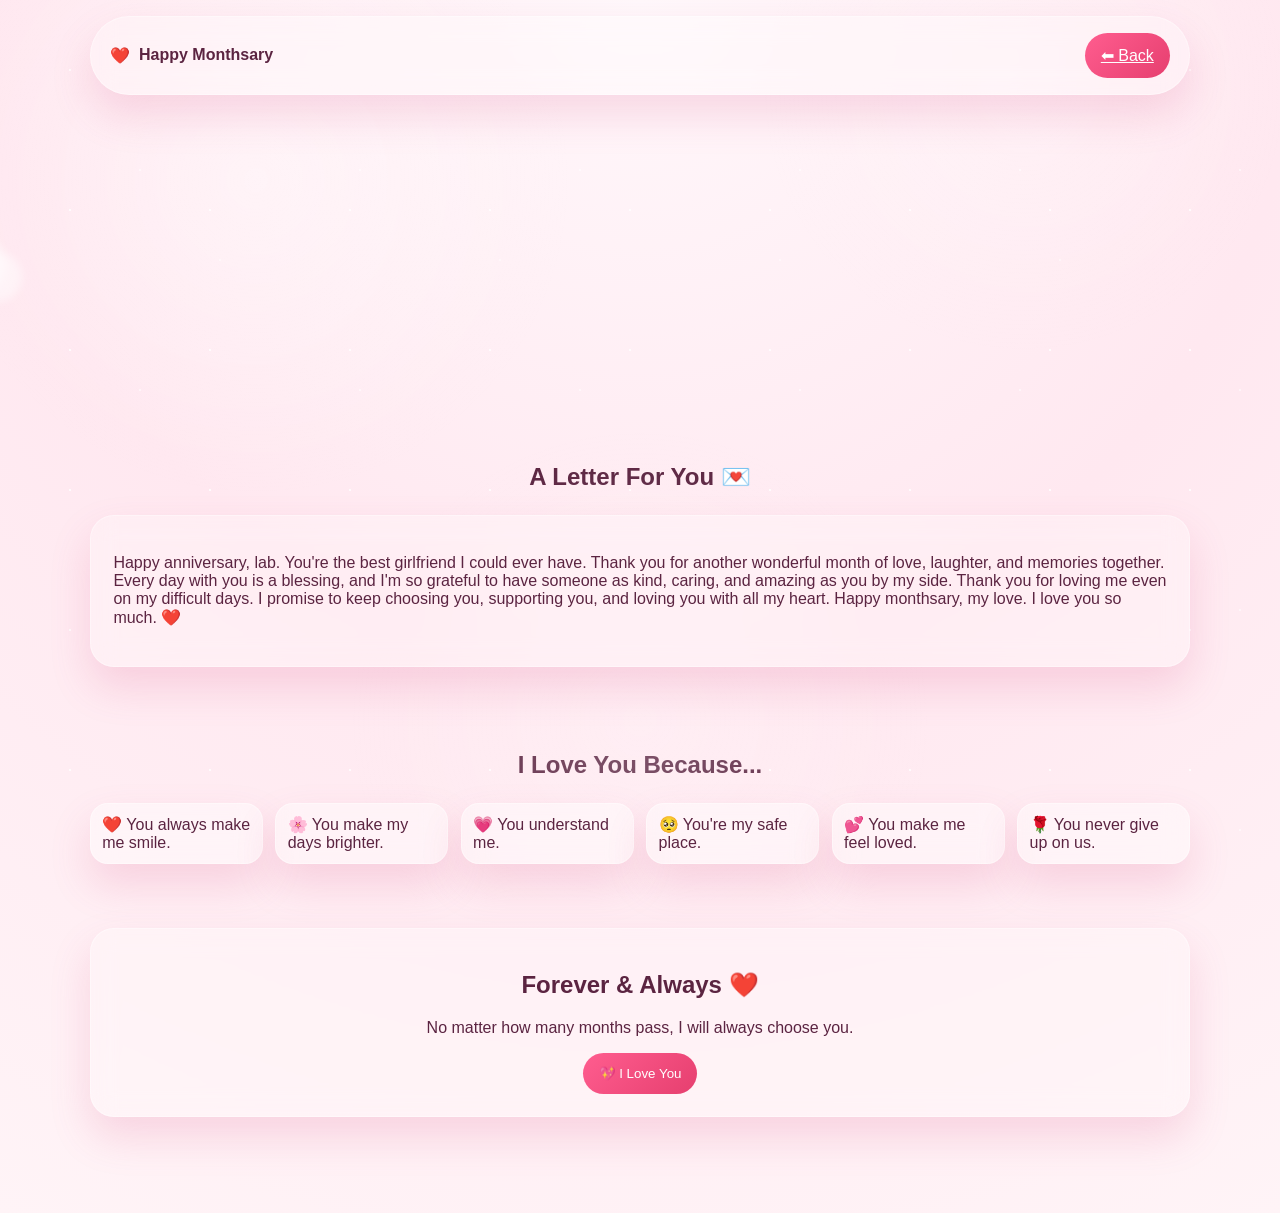
<file: monthsary.html>
<!DOCTYPE html>
<html lang="en">
<head>
    <meta charset="UTF-8">
    <meta name="viewport" content="width=device-width, initial-scale=1.0">
    <title>Happy Monthsary ❤️</title>

    <link rel="stylesheet" href="style.css">
</head>
<body>

<div class="starfield"></div>
<div class="cloud cloud-one"></div>
<div class="cloud cloud-two"></div>
<div class="hearts-layer"></div>
<div class="petals-layer"></div>

<header class="topbar glass">
    <div class="brand">
        ❤️ <strong>Happy Monthsary</strong>
    </div>

    <a href="index.html" class="btn">
        ⬅ Back
    </a>
</header>

<main>

<section class="panel hero">
    <div class="hero-card glass reveal">

        <p class="eyebrow">
            Every month with you is a blessing
        </p>

        <h1>
            Happy Monthsary, My Love ❤️
        </h1>

        <p>
            Another month has passed, but my love for you only continues to grow.
            Thank you for every smile, every laugh, every late-night conversation,
            and every moment we've shared together.
        </p>

    </div>
</section>

<section class="panel">

    <div class="section-heading">
        <h2>A Letter For You 💌</h2>
    </div>

    <div class="glass card">

        <p>

Happy anniversary, lab. You're the best girlfriend I could ever have.

Thank you for another wonderful month of love, laughter, and memories together.
Every day with you is a blessing, and I'm so grateful to have someone as kind,
caring, and amazing as you by my side.

Thank you for loving me even on my difficult days.
I promise to keep choosing you, supporting you,
and loving you with all my heart.

Happy monthsary, my love.

I love you so much. ❤️

        </p>

    </div>

</section>

<section class="panel">

    <div class="section-heading">
        <h2>I Love You Because...</h2>
    </div>

    <div class="reasons-grid">

        <div class="reason-chip glass">❤️ You always make me smile.</div>

        <div class="reason-chip glass">🌸 You make my days brighter.</div>

        <div class="reason-chip glass">💗 You understand me.</div>

        <div class="reason-chip glass">🥺 You're my safe place.</div>

        <div class="reason-chip glass">💕 You make me feel loved.</div>

        <div class="reason-chip glass">🌹 You never give up on us.</div>

    </div>

</section>

<section class="panel final-panel">

    <div class="final-card glass">

        <h2>Forever & Always ❤️</h2>

        <p>
            No matter how many months pass,
            I will always choose you.
        </p>

        <button class="btn" onclick="createHearts()">
            💖 I Love You
        </button>

    </div>

</section>

</main>

<script>

function createHearts(){

    for(let i=0;i<25;i++){

        const heart=document.createElement("div");

        heart.innerHTML="💖";

        heart.style.position="fixed";
        heart.style.left=Math.random()*100+"vw";
        heart.style.top="100vh";
        heart.style.fontSize=(20+Math.random()*20)+"px";
        heart.style.transition="all 3s linear";
        heart.style.pointerEvents="none";

        document.body.appendChild(heart);

        setTimeout(()=>{
            heart.style.top="-10vh";
            heart.style.opacity="0";
        },50);

        setTimeout(()=>{
            heart.remove();
        },3000);

    }

}

</script>

</body>
</html>
</file>
<file: style.css>
:root {
  --bg: #fff4f7;
  --rose: #ff5d8f;
  --rose-deep: #e63f6f;
  --pink: #ffd6e4;
  --lavender: #ffc4da;
  --text: #5b2441;
  --glass: rgba(255, 255, 255, 0.24);
  --shadow: 0 20px 40px rgba(214, 76, 133, 0.18);
}

body.dark-mode {
  --bg: #180812;
  --rose: #ff7aa8;
  --rose-deep: #ff9cbe;
  --pink: #4d1b33;
  --lavender: #321121;
  --text: #ffe3ef;
  --glass: rgba(33, 10, 20, 0.45);
  --shadow: 0 20px 40px rgba(0, 0, 0, 0.35);
}

* { box-sizing: border-box; }
html { scroll-behavior: smooth; }
body {
  margin: 0;
  font-family: "Segoe UI", Arial, sans-serif;
  color: var(--text);
  background:
    radial-gradient(circle at top, #fff8fb 0%, #ffe8f0 48%, var(--bg) 100%);
  overflow-x: hidden;
}

body::before {
  content: "";
  position: fixed;
  inset: 0;
  background: radial-gradient(circle at 20% 20%, rgba(255,255,255,0.35), transparent 25%),
              radial-gradient(circle at 80% 10%, rgba(255,255,255,0.22), transparent 20%),
              radial-gradient(circle at 50% 80%, rgba(255,255,255,0.23), transparent 30%);
  pointer-events: none;
}

.starfield {
  position: fixed;
  inset: 0;
  background-image:
    radial-gradient(circle, rgba(255,255,255,0.95) 1px, transparent 1px),
    radial-gradient(circle, rgba(255,255,255,0.65) 1.5px, transparent 1.5px),
    radial-gradient(circle, rgba(255,255,255,0.55) 1px, transparent 1px);
  background-size: 140px 140px, 220px 220px, 280px 280px;
  background-position: 0 0, 30px 60px, 80px 120px;
  opacity: 0.8;
  pointer-events: none;
}

.cloud {
  position: fixed;
  background: rgba(255,255,255,0.55);
  border-radius: 999px;
  filter: blur(4px);
  opacity: 0.85;
  animation: drift 18s linear infinite;
}
.cloud::before, .cloud::after {
  content: "";
  position: absolute;
  background: inherit;
  border-radius: inherit;
}
.cloud-one { width: 180px; height: 60px; left: -20%; top: 12%; }
.cloud-two { width: 150px; height: 50px; left: -10%; top: 28%; animation-duration: 26s; }
.cloud-one::before { width: 80px; height: 80px; left: 18px; top: -30px; }
.cloud-one::after { width: 90px; height: 70px; right: 20px; top: -25px; }
.cloud-two::before { width: 70px; height: 70px; left: 16px; top: -26px; }
.cloud-two::after { width: 80px; height: 65px; right: 16px; top: -20px; }

.hearts-layer, .petals-layer {
  position: fixed;
  inset: 0;
  pointer-events: none;
}
.hearts-layer span, .petals-layer span {
  position: absolute;
  animation: floatUp linear forwards;
}
.hearts-layer span { font-size: 1.2rem; }
.petals-layer span { font-size: 1.6rem; opacity: 0.8; }

.glass {
  background: var(--glass);
  backdrop-filter: blur(12px);
  -webkit-backdrop-filter: blur(12px);
  border: 1px solid rgba(255,255,255,0.38);
  box-shadow: var(--shadow);
}

main { width: min(1100px, calc(100% - 2rem)); margin: 0 auto; padding-bottom: 4rem; }
.topbar, .nav-pill { position: sticky; top: 1rem; z-index: 10; }
.topbar {
  width: min(1100px, calc(100% - 2rem));
  margin: 1rem auto 0.75rem;
  padding: 1rem 1.2rem;
  border-radius: 999px;
  display: flex;
  align-items: center;
  justify-content: space-between;
  gap: 1rem;
}
.brand { display: flex; align-items: center; gap: 0.55rem; font-size: 1rem; }
.music-control {
  position: fixed;
  top: 1rem;
  right: 1rem;
  z-index: 60;
}
.music-btn {
  width: 44px;
  height: 44px;
  border-radius: 50%;
  border: none;
  cursor: pointer;
  font-size: 1.2rem;
  background: linear-gradient(135deg, var(--rose), var(--rose-deep));
  color: white;
  box-shadow: 0 8px 20px rgba(255, 87, 142, 0.3);
}
.volume-control {
  position: absolute;
  top: 56px;
  right: 0;
  width: 120px;
  opacity: 0;
  pointer-events: none;
  transform: translateY(-6px);
  transition: opacity 0.25s ease, transform 0.25s ease;
}
.music-control:hover .volume-control,
.music-control:focus-within .volume-control {
  opacity: 1;
  pointer-events: auto;
  transform: translateY(0);
}
.picker-wrap {
  display: flex;
  align-items: center;
  gap: 0.45rem;
  font-size: 0.9rem;
}
.background-picker {
  border: 1px solid rgba(255,255,255,0.55);
  border-radius: 999px;
  padding: 0.45rem 0.75rem;
  background: rgba(255,255,255,0.55);
  color: var(--text);
}
.toggle-btn, .btn, .letter-card, .surprise-btn {
  border: none;
  cursor: pointer;
  border-radius: 999px;
  padding: 0.8rem 1rem;
  color: white;
  background: linear-gradient(135deg, var(--rose), var(--rose-deep));
}
.toggle-btn { background: rgba(255,255,255,0.5); color: var(--text); }
.cute-confirm-btn {
  margin-top: 0.5rem;
  font-weight: 900;
  letter-spacing: 0.08rem;
  padding: 0.95rem 1.35rem;
  background: linear-gradient(135deg, #ff6da5, #f02d70);
  box-shadow: 0 10px 24px rgba(255, 87, 142, 0.38);
  transition: transform 0.2s ease, box-shadow 0.2s ease;
  color: #fff9fb;
}
.cute-confirm-btn:hover {
  transform: translateY(-2px) scale(1.02);
  box-shadow: 0 14px 28px rgba(255, 87, 142, 0.46);
}
.nav-pill {
  width: min(1100px, calc(100% - 2rem));
  margin: 0 auto 1rem;
  padding: 0.7rem;
  display: flex;
  justify-content: center;
  gap: 0.7rem;
  flex-wrap: wrap;
  border-radius: 999px;
}
.nav-pill a {
  text-decoration: none;
  color: var(--text);
  padding: 0.45rem 0.8rem;
  border-radius: 999px;
}
.nav-pill a:hover { background: rgba(255,255,255,0.35); }

.panel { padding: 2rem 0; }
.hero-card, .card, .final-card, .letter-content, .password-card {
  border-radius: 24px;
  padding: 1.4rem;
}
.hero-card { margin-top: 3rem; text-align: center; }
.section-heading { text-align: center; margin-bottom: 1.5rem; }
.eyebrow { letter-spacing: 0.2rem; text-transform: uppercase; font-size: 0.75rem; opacity: 0.8; }
.typewriter { overflow: hidden; white-space: nowrap; border-right: 2px solid var(--rose-deep); animation: typing 3s steps(24) infinite, blink 0.65s step-end infinite; }
.loading-screen { transition: opacity 0.4s ease; }

.grid, .story-grid, .letters-grid, .surprise-grid { display: grid; gap: 1rem; }
.story-grid { grid-template-columns: repeat(auto-fit, minmax(220px, 1fr)); }
.reasons-grid { display: grid; grid-template-columns: repeat(auto-fit, minmax(160px, 1fr)); gap: 0.8rem; }
.reason-chip {
  padding: 0.7rem;
  border-radius: 18px;
  background: rgba(255,255,255,0.4);
  border: 1px solid rgba(255,255,255,0.4);
}
.gallery-grid { display: grid; grid-template-columns: repeat(auto-fit, minmax(240px, 1fr)); gap: 1rem; }
.polaroid { padding: 0.9rem; border-radius: 16px; transform: rotate(var(--tilt)); }
.polaroid img { width: 100%; aspect-ratio: 1 / 1.1; object-fit: cover; border-radius: 12px; }
.polaroid figcaption { text-align: center; padding-top: 0.7rem; }
.timeline { display: grid; gap: 1rem; }
.timeline-item { padding: 1rem 1.1rem; border-radius: 20px; }
.timeline-item span { font-weight: 700; color: var(--rose-deep); }

letters-grid, .surprise-grid { grid-template-columns: repeat(auto-fit, minmax(220px, 1fr)); }
.letter-card { width: 100%; text-align: center; }
.surprise-scene {
  position: relative;
  min-height: 260px;
  border-radius: 24px;
  overflow: hidden;
  background: rgba(255,255,255,0.15);
  border: 1px solid rgba(255,255,255,0.35);
}
.surprise-hunt {
  position: relative;
  min-height: 260px;
}
.surprise-hidden-btn {
  position: fixed;
  z-index: 40;
  width: 60px;
  height: 60px;
  border: none;
  border-radius: 50%;
  background: rgba(255,255,255,0.65);
  box-shadow: 0 12px 24px rgba(214, 76, 133, 0.18);
  cursor: pointer;
  font-size: 1.8rem;
  transition: transform 0.2s ease, box-shadow 0.2s ease, opacity 0.2s ease;
}
.surprise-hidden-btn:hover {
  transform: scale(1.08);
  box-shadow: 0 14px 28px rgba(214, 76, 133, 0.3);
}
.surprise-hidden-btn.found {
  opacity: 0.45;
  transform: scale(0.92);
}
.memory-game { text-align: center; }
.game-board {
  display: grid;
  grid-template-columns: repeat(4, minmax(70px, 1fr));
  gap: 0.8rem;
  margin: 1rem auto;
  max-width: 420px;
}
.memory-card {
  aspect-ratio: 1 / 1;
  border: none;
  border-radius: 18px;
  font-size: 2rem;
  background: rgba(255,255,255,0.45);
  color: var(--text);
  cursor: pointer;
  transition: transform 0.25s ease;
}
.memory-card.flipped { transform: rotateY(180deg); background: linear-gradient(135deg, #ffb7d1, #ffc7dd); }
.countdown-grid { display: grid; grid-template-columns: repeat(auto-fit, minmax(100px, 1fr)); gap: 1rem; }
.countdown-grid .card { text-align: center; }
.countdown-grid span { display: block; font-size: 2rem; font-weight: 800; color: var(--rose-deep); }
.final-panel { text-align: center; }
.hidden { display: none !important; }
.password-screen, .loading-screen, .lightbox, .letter-modal {
  position: fixed;
  inset: 0;
  display: grid;
  place-items: center;
  z-index: 30;
}
.password-screen, .loading-screen { background: rgba(74, 17, 42, 0.55); }
.password-card { width: min(430px, calc(100% - 2rem)); text-align: center; }
.password-card h1 {
  font-size: 1.6rem;
  line-height: 1.3;
  color: #70213f;
}
.digit-inputs {
  display: flex;
  gap: 0.55rem;
  justify-content: center;
  margin: 1rem 0;
}
.early-access {
  max-width: 380px;
  margin: 1.5rem auto 0;
  padding: 1.1rem 1.3rem;
  border-radius: 20px;
  text-align: center;
}
.early-access label {
  display: block;
  font-size: 0.85rem;
  opacity: 0.85;
  margin-bottom: 0.6rem;
}
.early-access-row {
  display: flex;
  gap: 0.5rem;
  justify-content: center;
  flex-wrap: wrap;
}
.early-access-row input {
  flex: 1 1 160px;
  min-width: 0;
  padding: 0.65rem 0.9rem;
  border-radius: 999px;
  border: 2px solid rgba(255,255,255,0.75);
  background: rgba(255,255,255,0.9);
  color: #5a1831;
  font-size: 0.95rem;
}
.early-access-row .btn.secondary {
  padding: 0.65rem 1.1rem;
  background: rgba(255,255,255,0.5);
  color: var(--text);
}
.early-access .message {
  margin: 0.6rem 0 0;
  font-size: 0.9rem;
}
.digit-box {
  width: 48px;
  height: 58px;
  text-align: center;
  font-size: 1.4rem;
  font-weight: 700;
  border-radius: 14px;
  border: 2px solid rgba(255,255,255,0.75);
  background: rgba(255,255,255,0.9);
  color: #5a1831;
  box-shadow: inset 0 0 0 1px rgba(255, 105, 149, 0.45);
}
.message { font-weight: 700; color: #70213f; }
.loader-ring {
  width: 70px; height: 70px;
  margin: 1rem auto;
  border: 6px solid rgba(255,255,255,0.3);
  border-top-color: var(--rose-deep);
  border-radius: 50%;
  animation: spin 1s linear infinite;
}
.lightbox { background: rgba(20, 5, 12, 0.75); }
.lightbox img { max-width: min(90vw, 680px); border-radius: 14px; }
.close-btn {
  position: absolute; top: 1rem; right: 1rem; border: none; background: white; width: 40px; height: 40px; border-radius: 50%; cursor: pointer;
}
.letter-content { width: min(520px, calc(100% - 2rem)); position: relative; }
body { cursor: none; }
a, button, input, select, .letter-card, .memory-card, .polaroid img { cursor: none; }

.sparkle-cursor { position: fixed; width: 14px; height: 14px; pointer-events: none; z-index: 50; border-radius: 50%; background: rgba(255,255,255,0.9); box-shadow: 0 0 12px rgba(255,94,154,0.8); transform: translate(-50%, -50%); }
.reveal { opacity: 0; transform: translateY(28px); transition: all 0.7s ease; }
.reveal.show { opacity: 1; transform: translateY(0); }

@keyframes typing {
  0%, 10% { width: 0; }
  50%, 100% { width: 100%; }
}
@keyframes blink { 50% { border-color: transparent; } }
@keyframes drift { from { transform: translateX(0); } to { transform: translateX(140vw); } }
@keyframes floatUp {
  from { transform: translateY(100vh) scale(0.8); opacity: 0; }
  10% { opacity: 1; }
  to { transform: translateY(-20vh) scale(1.1); opacity: 0; }
}
@keyframes spin { to { transform: rotate(360deg); } }

@media (max-width: 720px) {
  .topbar { border-radius: 20px; flex-wrap: wrap; justify-content: center; }
  .nav-pill { border-radius: 16px; }
  .typewriter { white-space: normal; }
}
.divider {
    display: flex;
    align-items: center;
    margin: 18px 0;
    color: #b45a7b;
    font-weight: 600;
}

.divider::before,
.divider::after {
    content: "";
    flex: 1;
    height: 1px;
    background: rgba(255,255,255,.6);
}

.divider span {
    margin: 0 12px;
}

.monthsary-btn {
    display: block;
    text-align: center;
    text-decoration: none;
    padding: 14px;
    border-radius: 999px;
    background: linear-gradient(135deg, #ff9fc4, #ff6ca8);
    color: white;
    font-weight: bold;
    transition: 0.25s;
}

.monthsary-btn:hover {
    transform: translateY(-2px);
    box-shadow: 0 10px 25px rgba(255,105,180,.3);
}
</file>
